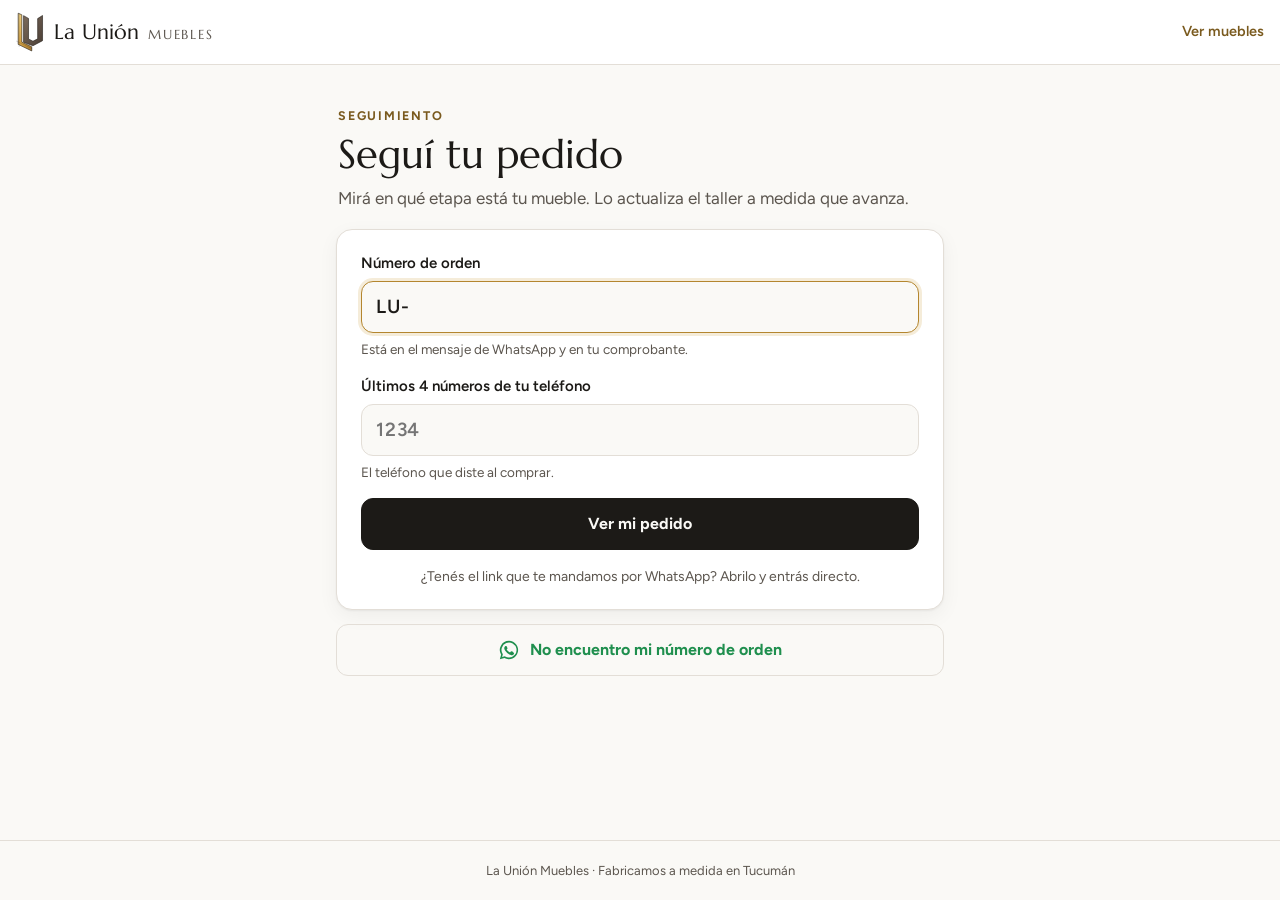
<file: seguimiento/index.html>
<!doctype html>
<html lang="es">
<head>
  <meta charset="utf-8">
  <meta name="viewport" content="width=device-width, initial-scale=1, viewport-fit=cover">
  <meta name="robots" content="noindex, nofollow">
  <meta name="referrer" content="no-referrer">
  <meta name="theme-color" content="#FAF9F6" media="(prefers-color-scheme: light)">
  <meta name="theme-color" content="#22201D" media="(prefers-color-scheme: dark)">
  <title>Seguí tu pedido · La Unión Muebles</title>
  <meta name="description" content="Mirá en qué etapa de fabricación está tu mueble.">
  <link rel="icon" href="/assets/brand/logo.svg" type="image/svg+xml">
  <link rel="preconnect" href="https://fonts.googleapis.com">
  <link rel="preconnect" href="https://fonts.gstatic.com" crossorigin>
  <link rel="stylesheet" href="https://fonts.googleapis.com/css2?family=Figtree:wght@400;500;600;700&family=Marcellus&display=swap">
  <link rel="stylesheet" href="/assets/css/tracking.css">
</head>
<body>
  <header class="tk-top">
    <a class="tk-brand" href="/" aria-label="La Unión Muebles, ir a la web">
      <img src="/assets/brand/logo.svg" alt="" width="28" height="40">
      <span>La Unión <small>Muebles</small></span>
    </a>
    <a class="tk-top-link" href="/">Ver muebles</a>
  </header>
  <main id="tk" class="tk-main" aria-live="polite"><p class="tk-loading">Cargando…</p></main>
  <footer class="tk-foot">
    <p>La Unión Muebles · Fabricamos a medida en Tucumán</p>
  </footer>
  <noscript><p style="padding:24px">Para ver tu pedido necesitás tener JavaScript activado.</p></noscript>
  <script type="module" src="/assets/js/tracking.js"></script>
</body>
</html>
</file>
<file: assets/css/tracking.css>
/* Seguimiento público · misma paleta que la web, sobria y sin animaciones doradas */
:root {
  --bg: #FAF9F6; --surface: #FFFFFF; --ink: #1C1A17; --muted: #5C564F; --line: #E3DED7;
  --soft: #F3F0EA; --gold: #B4862F; --gold-ink: #7A5A1E; --gold-soft: #F5ECD9;
  --ok: #2F6B45; --ok-soft: #E4F0E7; --warn: #8A5A0B; --warn-soft: #FBEFD6; --bad: #A23A2C; --bad-soft: #F8E3DF;
  --wa: #1F8F4E; --shadow: 0 1px 2px rgba(28,26,23,.05), 0 6px 20px rgba(28,26,23,.05);
  --r: 16px;
  color-scheme: light;
}
@media (prefers-color-scheme: dark) {
  :root {
    --bg: #22201D; --surface: #2C2926; --ink: #F3EFE9; --muted: #C2BAB0; --line: #47423C; --soft: #35312D;
    --gold: #D2A650; --gold-ink: #E6C27A; --gold-soft: #3A3226;
    --ok: #8BCB9F; --ok-soft: #26362B; --warn: #F0C46C; --warn-soft: #3B3122; --bad: #F29A8C; --bad-soft: #3D2622;
    --wa: #3BB56E; --shadow: none; color-scheme: dark;
  }
}
* { box-sizing: border-box; }
html { -webkit-text-size-adjust: 100%; }
body { margin: 0; background: var(--bg); color: var(--ink); font: 16px/1.5 Figtree, system-ui, sans-serif; min-height: 100vh; display: flex; flex-direction: column; }
button { font: inherit; color: inherit; }
img { max-width: 100%; display: block; }
svg { width: 18px; height: 18px; flex: none; }
:focus-visible { outline: 2px solid var(--gold); outline-offset: 2px; }

.tk-top { display: flex; align-items: center; justify-content: space-between; gap: 12px; padding: 12px 16px; padding-top: max(12px, env(safe-area-inset-top)); border-bottom: 1px solid var(--line); background: var(--surface); }
.tk-brand { display: flex; align-items: center; gap: 10px; color: var(--ink); text-decoration: none; }
.tk-brand span { font: 21px/1 Marcellus, Georgia, serif; letter-spacing: .01em; }
.tk-brand small { font-size: 13px; color: var(--muted); letter-spacing: .14em; text-transform: uppercase; margin-left: 2px; }
.tk-top-link { color: var(--gold-ink); font-weight: 600; font-size: 14.5px; text-decoration: none; }
.tk-top-link:hover { text-decoration: underline; }

.tk-main { width: 100%; max-width: 640px; margin: 0 auto; padding: 8px 16px 32px; flex: 1; }
.tk-loading { color: var(--muted); padding: 40px 0; text-align: center; }
.tk-hero { padding: 26px 2px 18px; }
.tk-eyebrow { margin: 0 0 6px; font-size: 12.5px; font-weight: 700; letter-spacing: .14em; text-transform: uppercase; color: var(--gold-ink); }
.tk-hero h1 { margin: 0; font: 400 clamp(30px, 8vw, 40px)/1.1 Marcellus, Georgia, serif; }
.tk-lead { margin: 10px 0 0; color: var(--muted); font-size: 17px; max-width: 34em; }

.tk-card { background: var(--surface); border: 1px solid var(--line); border-radius: var(--r); box-shadow: var(--shadow); }
.tk-form { padding: 20px; display: grid; gap: 16px; }
.tk-field { display: grid; gap: 6px; }
.tk-field > span { font-weight: 600; font-size: 15px; }
.tk-field small { color: var(--muted); font-size: 13.5px; }
.tk-field input { height: 52px; border: 1px solid var(--line); border-radius: 12px; padding: 0 14px; font: 600 19px/1 Figtree, sans-serif; letter-spacing: .04em; background: var(--bg); color: var(--ink); width: 100%; }
.tk-field input:focus { outline: none; border-color: var(--gold); box-shadow: 0 0 0 3px var(--gold-soft); }
.tk-error { margin: 0; padding: 10px 12px; border-radius: 10px; background: var(--bad-soft); color: var(--bad); font-weight: 600; font-size: 14.5px; }
.tk-hint { margin: 0; color: var(--muted); font-size: 14px; text-align: center; }

.tk-btn { display: inline-flex; align-items: center; justify-content: center; gap: 10px; min-height: 52px; padding: 0 20px; border-radius: 12px; border: 1px solid var(--line); background: var(--surface); font-weight: 700; font-size: 16px; text-decoration: none; color: var(--ink); cursor: pointer; width: 100%; }
.tk-btn-primary { background: var(--ink); color: var(--bg); border-color: var(--ink); }
.tk-btn-primary:hover { opacity: .92; }
.tk-btn-wa { background: var(--wa); border-color: var(--wa); color: #fff; }
.tk-btn-wa svg { width: 22px; height: 22px; }
.tk-help { margin-top: 14px; background: transparent; color: var(--wa); border-color: var(--line); }
.tk-link { background: none; border: 0; color: var(--gold-ink); font-weight: 600; text-decoration: underline; cursor: pointer; padding: 8px; }

.tk-alert { display: flex; gap: 10px; align-items: flex-start; padding: 12px 14px; border-radius: 12px; margin-bottom: 14px; font-size: 15px; }
.tk-alert svg { margin-top: 2px; }
.tk-alert.warn { background: var(--warn-soft); color: var(--warn); }
.tk-alert.bad { background: var(--bad-soft); color: var(--bad); }

.tk-summary { padding: 16px 18px; }
.tk-sum-row { display: flex; align-items: center; justify-content: space-between; gap: 10px; flex-wrap: wrap; }
.tk-badge { display: inline-flex; align-items: center; height: 30px; padding: 0 12px; border-radius: 99px; font-weight: 700; font-size: 14px; background: var(--gold-soft); color: var(--gold-ink); }
.tk-badge.ok { background: var(--ok-soft); color: var(--ok); }
.tk-badge.warn { background: var(--warn-soft); color: var(--warn); }
.tk-badge.bad { background: var(--bad-soft); color: var(--bad); }
.tk-live { display: inline-flex; align-items: center; gap: 7px; color: var(--muted); font-size: 13px; }
.tk-live i { width: 8px; height: 8px; border-radius: 50%; background: var(--ok); }
.tk-facts { margin: 14px 0 0; display: grid; gap: 0; }
.tk-facts > div { display: flex; justify-content: space-between; gap: 14px; padding: 11px 0; border-top: 1px solid var(--line); }
.tk-facts dt { display: flex; align-items: center; gap: 8px; color: var(--muted); font-size: 14.5px; white-space: nowrap; }
.tk-facts dd { margin: 0; font-weight: 600; text-align: right; font-size: 15px; }
.tk-facts dd::first-letter { text-transform: uppercase; }

.tk-h2 { font: 400 23px/1.2 Marcellus, Georgia, serif; margin: 28px 2px 12px; }
.tk-items { display: grid; gap: 14px; }
.tk-item { padding: 16px; }
.tk-item-head { display: flex; gap: 14px; align-items: flex-start; }
.tk-thumb { width: 88px; height: 104px; border-radius: 12px; overflow: hidden; flex: none; padding: 0; border: 1px solid var(--line); background: var(--soft); cursor: zoom-in; display: grid; place-items: center; color: var(--muted); }
.tk-thumb img { width: 100%; height: 100%; object-fit: cover; }
.tk-thumb-empty { cursor: default; }
.tk-item-info { min-width: 0; flex: 1; }
.tk-item-info h3 { margin: 0; font-size: 17.5px; line-height: 1.25; }
.tk-item-info > p { margin: 4px 0 0; color: var(--muted); font-size: 14px; }
.tk-prog { height: 7px; border-radius: 99px; background: var(--soft); overflow: hidden; margin-top: 12px; }
.tk-prog span { display: block; height: 100%; background: var(--gold); border-radius: 99px; transition: width .4s ease; }
.tk-item-info .tk-prog-txt { margin-top: 7px; font-size: 14px; color: var(--muted); }
.tk-prog-txt b { color: var(--ink); font-weight: 600; }

.tk-steps { list-style: none; margin: 18px 0 0; padding: 16px 0 0; border-top: 1px solid var(--line); }
.tk-steps li { position: relative; display: flex; gap: 14px; padding-bottom: 16px; }
.tk-steps li:last-child { padding-bottom: 0; }
.tk-steps li:not(:last-child)::before { content: ""; position: absolute; left: 14px; top: 30px; bottom: 2px; width: 2px; background: var(--line); }
.tk-steps li.done:not(:last-child)::before { background: var(--gold); }
.tk-dot { width: 30px; height: 30px; border-radius: 50%; display: grid; place-items: center; flex: none; font-size: 13px; font-weight: 700; background: var(--surface); border: 2px solid var(--line); color: var(--muted); position: relative; z-index: 1; }
.tk-dot svg { width: 16px; height: 16px; }
.tk-steps li.done .tk-dot { background: var(--gold); border-color: var(--gold); color: #fff; }
.tk-steps li.cur .tk-dot { border-color: var(--gold); color: var(--gold-ink); background: var(--gold-soft); }
.tk-steps li.paused .tk-dot { border-color: var(--warn); color: var(--warn); background: var(--warn-soft); }
.tk-steps li.skip .tk-dot { border-style: dashed; }
.tk-step { min-width: 0; padding-top: 4px; display: grid; gap: 2px; }
.tk-step b { font-weight: 600; font-size: 15.5px; color: var(--muted); }
.tk-steps li.done .tk-step b, .tk-steps li.cur .tk-step b { color: var(--ink); }
.tk-steps li.cur .tk-step b { font-weight: 700; }
.tk-steps li.skip .tk-step b { text-decoration: line-through; text-decoration-color: var(--line); }
.tk-when { font-size: 13.5px; color: var(--muted); }
.tk-when:empty { display: none; }
.tk-steps li.cur .tk-when { color: var(--gold-ink); font-weight: 600; }
.tk-steps li.paused .tk-when { color: var(--warn); }
.tk-step-photo { margin-top: 8px; padding: 0; border: 1px solid var(--line); border-radius: 12px; overflow: hidden; background: var(--soft); cursor: zoom-in; width: min(240px, 100%); position: relative; }
.tk-step-photo img { width: 100%; aspect-ratio: 4/3; object-fit: cover; }
.tk-step-photo span { position: absolute; left: 8px; bottom: 8px; display: inline-flex; gap: 6px; align-items: center; background: rgba(20,18,16,.72); color: #fff; font-size: 12.5px; font-weight: 600; padding: 4px 9px; border-radius: 99px; }
.tk-step-photo svg { width: 14px; height: 14px; }

.tk-help-card { padding: 20px; margin-top: 22px; text-align: center; }
.tk-help-card h2 { margin: 0; font: 400 22px/1.2 Marcellus, Georgia, serif; }
.tk-help-card p { margin: 6px 0 16px; color: var(--muted); }
.tk-other { text-align: center; margin: 16px 0 0; }

.tk-foot { text-align: center; color: var(--muted); font-size: 13px; padding: 20px 16px calc(20px + env(safe-area-inset-bottom)); border-top: 1px solid var(--line); }
.tk-foot p { margin: 0; }

.tk-lb { position: fixed; inset: 0; z-index: 50; background: rgba(12,11,10,.92); display: grid; place-items: center; padding: 16px; cursor: zoom-out; }
.tk-lb img { max-width: 100%; max-height: 88vh; border-radius: 10px; object-fit: contain; }
.tk-lb-x { position: absolute; top: max(12px, env(safe-area-inset-top)); right: 12px; width: 46px; height: 46px; border-radius: 50%; border: 0; background: rgba(255,255,255,.14); color: #fff; font-size: 28px; line-height: 1; cursor: pointer; }

@media (min-width: 700px) {
  .tk-main { padding-top: 16px; }
  .tk-form, .tk-summary, .tk-item { padding: 22px 24px; }
  .tk-btn { width: auto; }
  .tk-form .tk-btn, .tk-help { width: 100%; }
  .tk-thumb { width: 110px; height: 128px; }
}
@media (prefers-reduced-motion: reduce) { .tk-prog span { transition: none; } }
</file>
